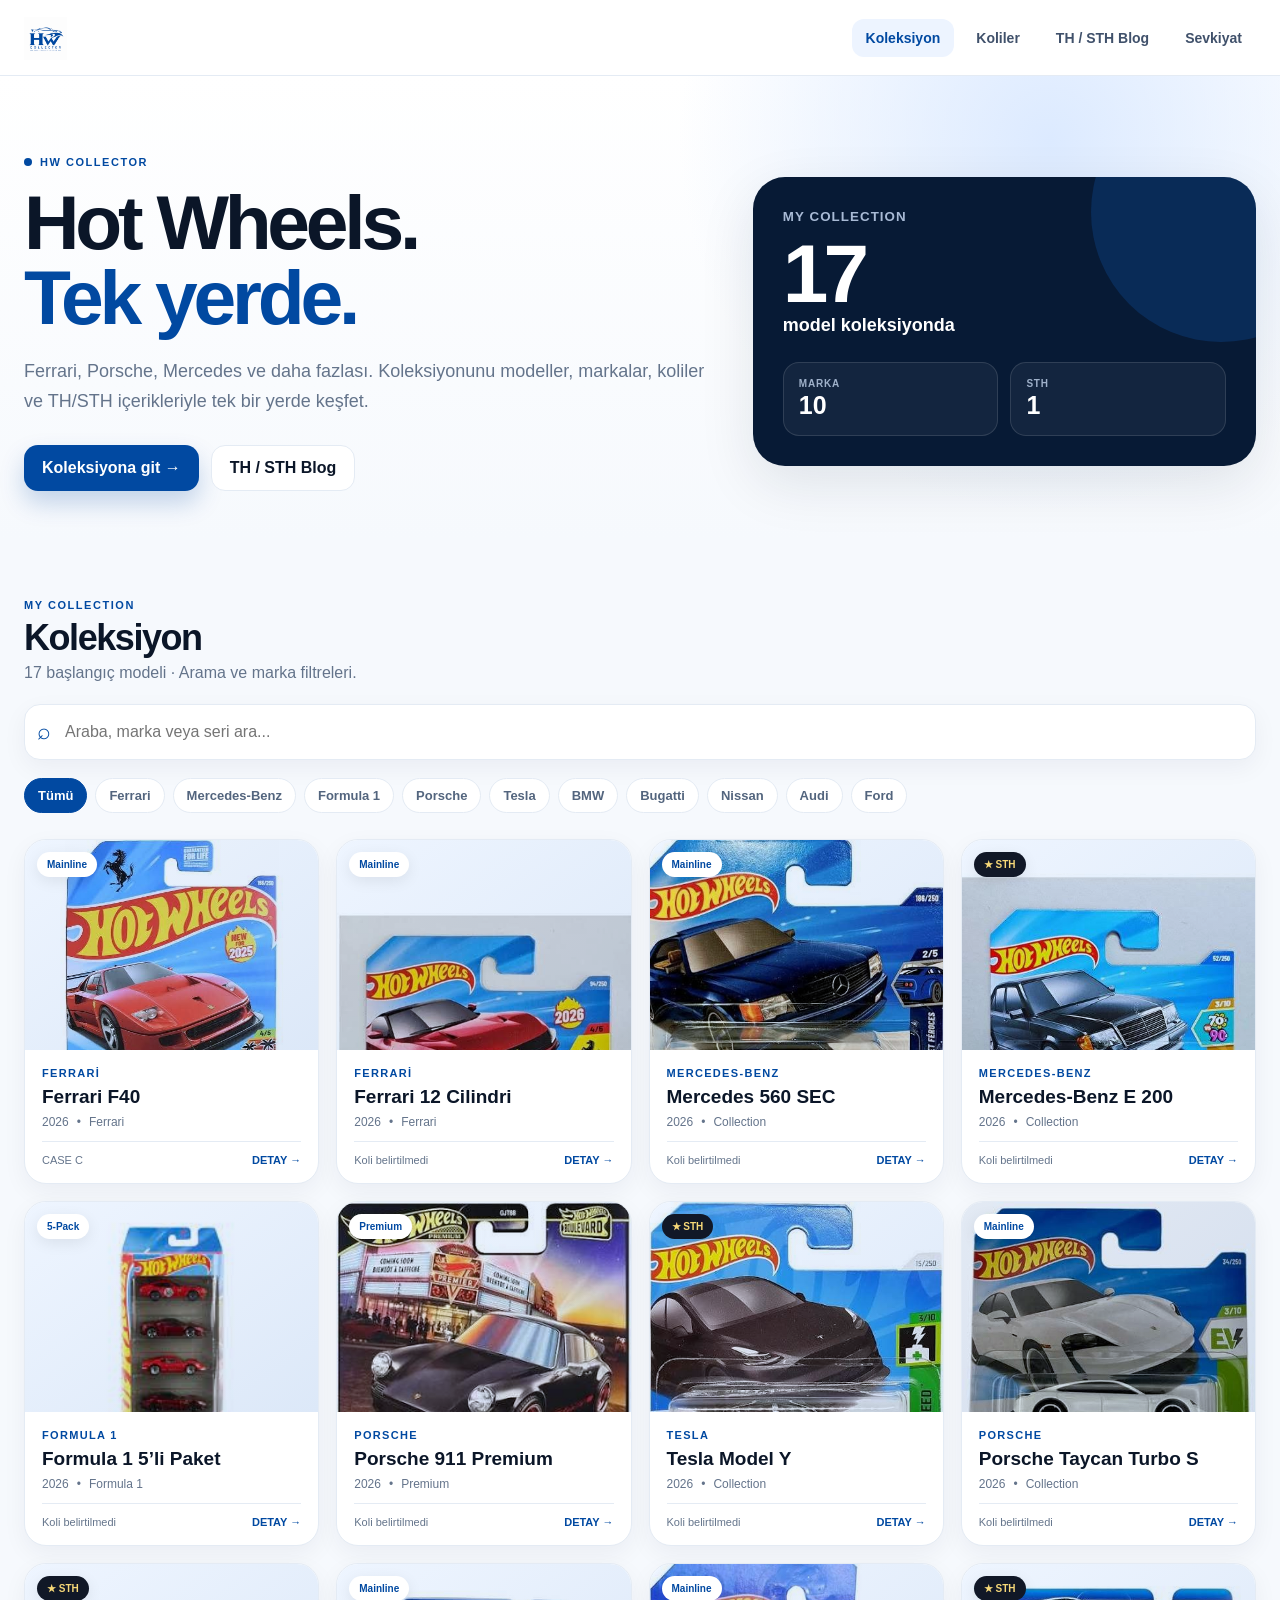
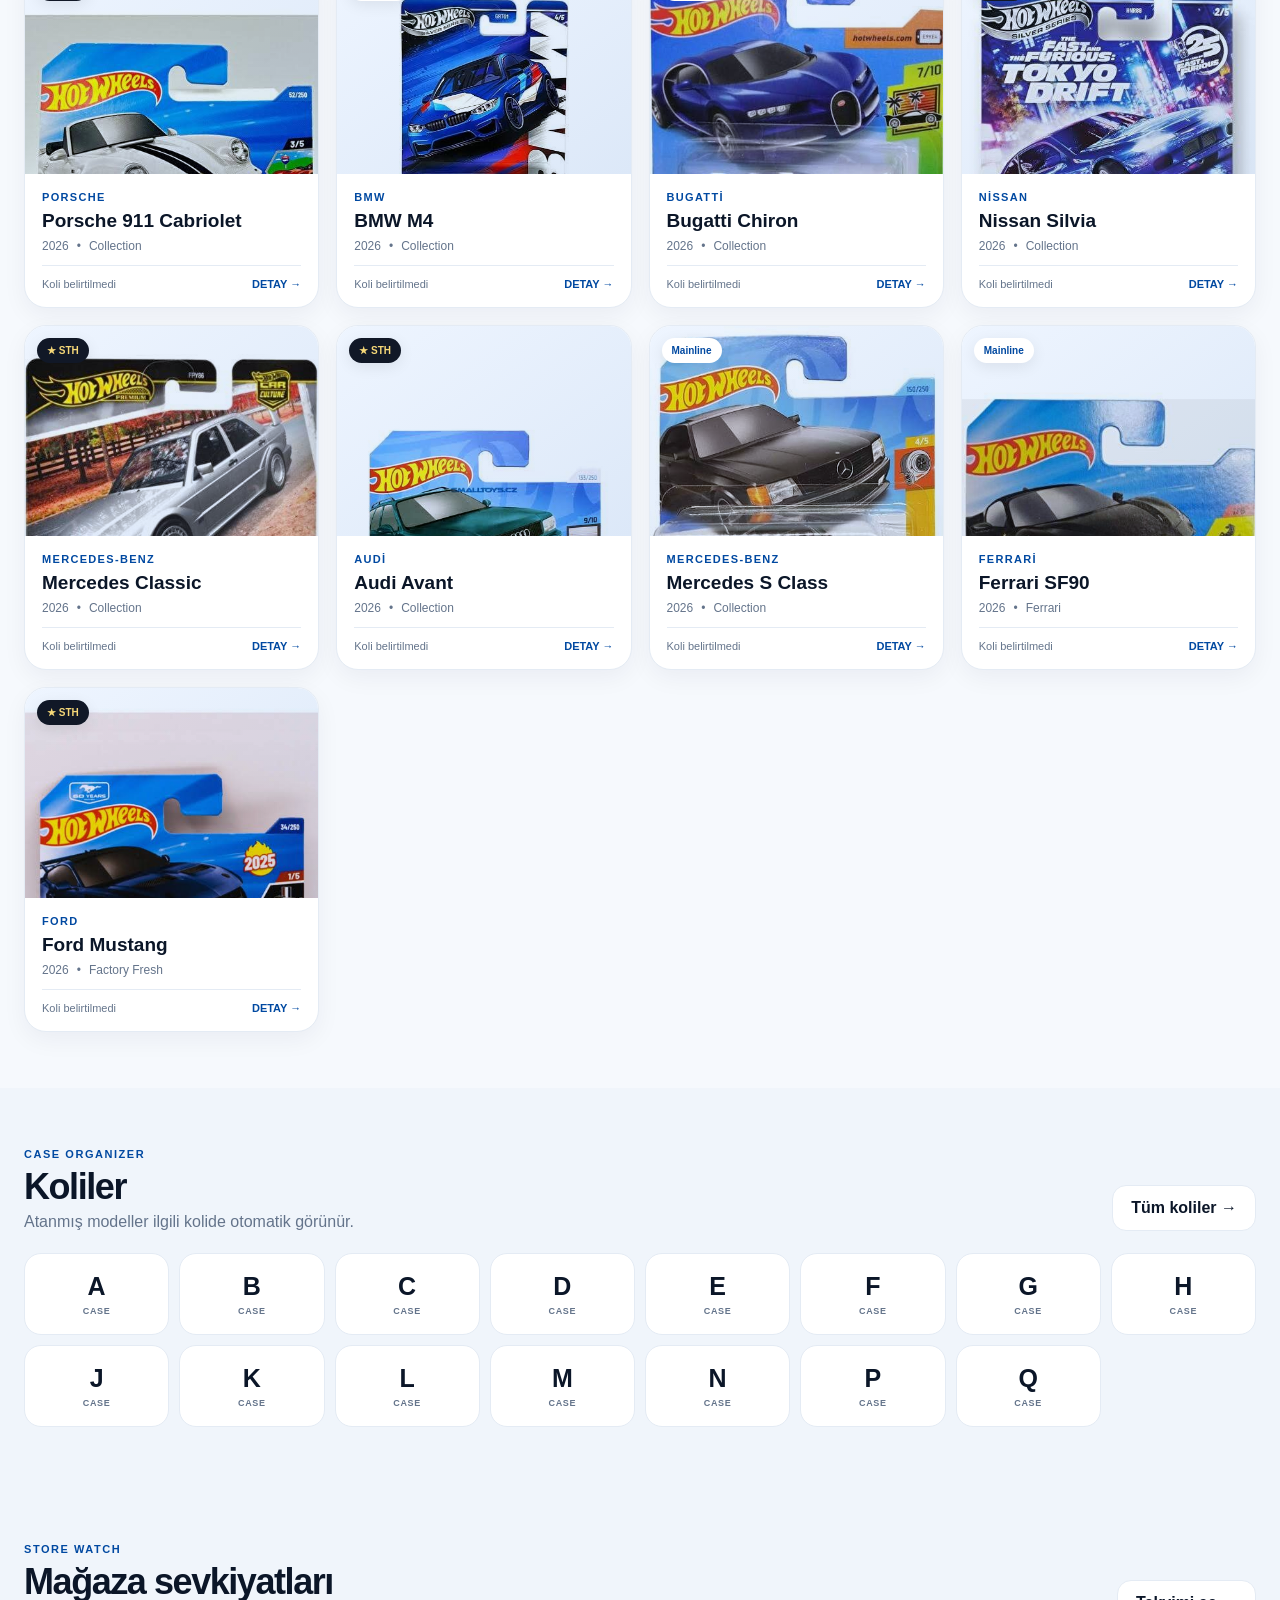
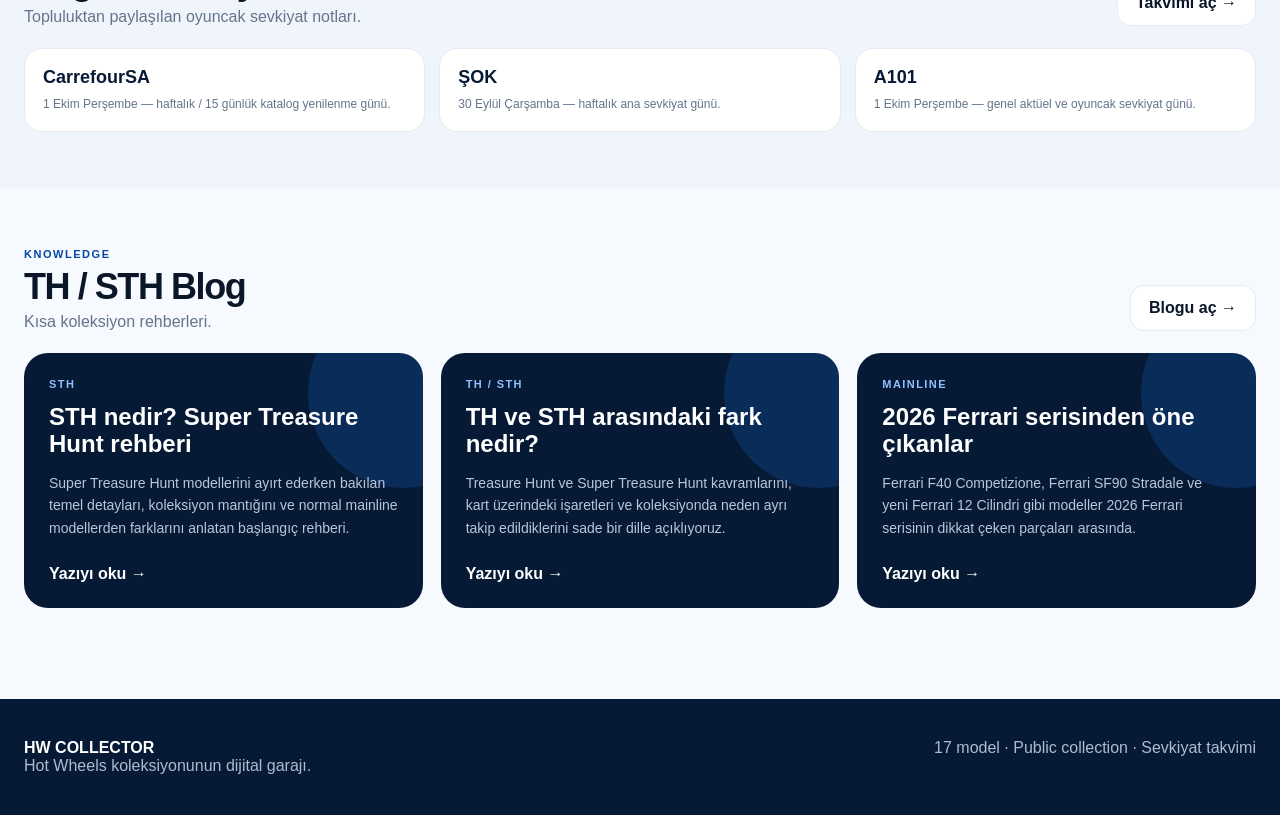
<file: index.html>
<!doctype html><html lang="tr"><head><meta charset="utf-8"><meta name="viewport" content="width=device-width,initial-scale=1"><meta name="description" content="HW Collector — Hot Wheels koleksiyonunun dijital garajı."><link rel="preconnect" href="https://fonts.googleapis.com"><link rel="preconnect" href="https://fonts.gstatic.com" crossorigin><title>HW Collector</title><link rel="stylesheet" href="styles.css"></head><body><script src="data.js"></script><script src="app.js"></script></body></html>
</file>
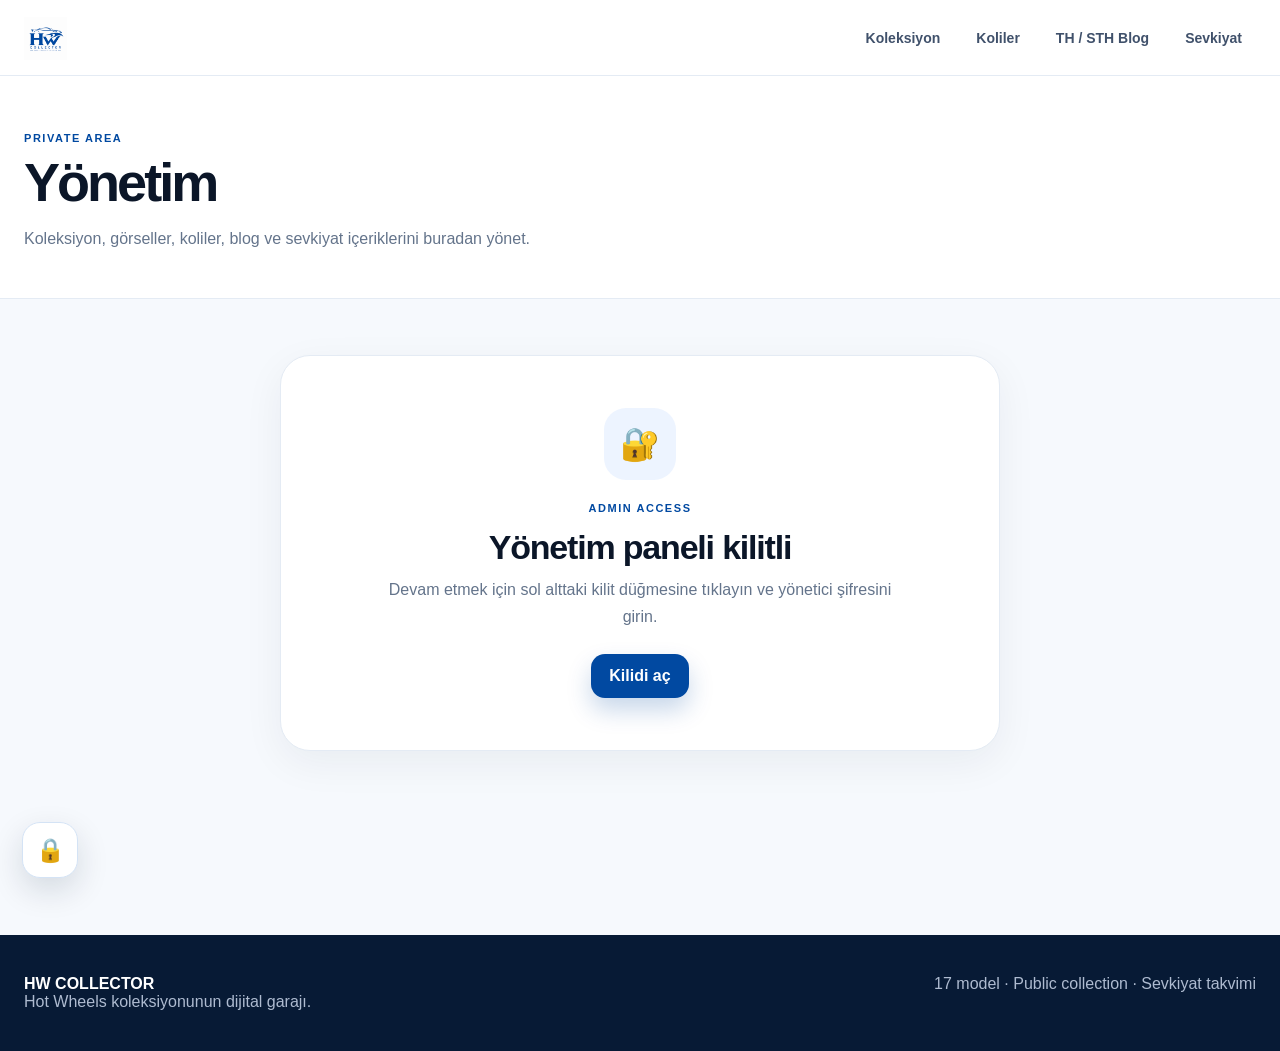
<file: admin.html>
<!doctype html><html lang="tr"><head><meta charset="utf-8"><meta name="viewport" content="width=device-width,initial-scale=1"><title>Yönetim · HW Collector</title><link rel="stylesheet" href="styles.css"></head><body><script src="data.js"></script><script src="app.js"></script></body></html>
</file>
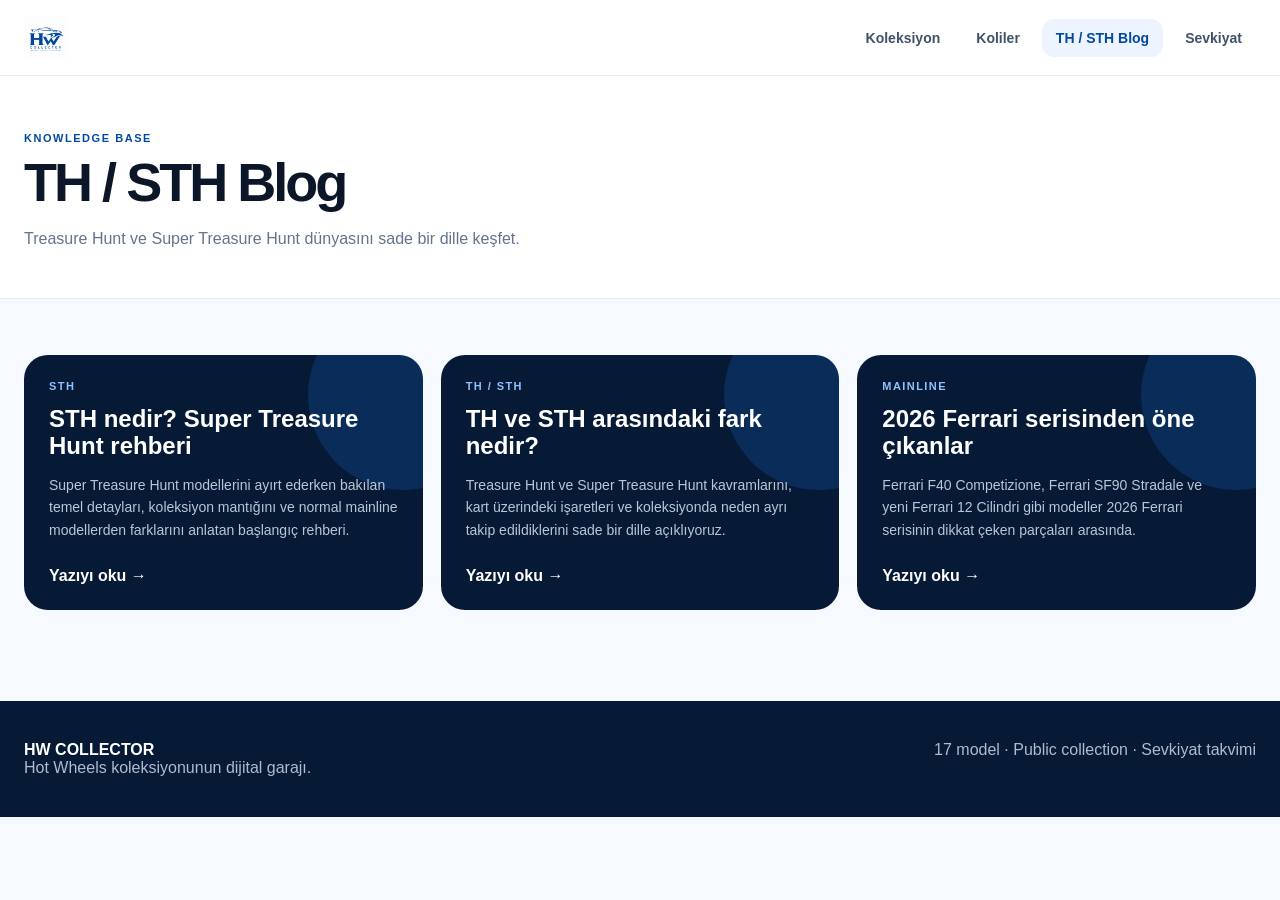
<file: blog.html>
<!doctype html><html lang="tr"><head><meta charset="utf-8"><meta name="viewport" content="width=device-width,initial-scale=1"><title>TH / STH Blog · HW Collector</title><link rel="stylesheet" href="styles.css"></head><body><script src="data.js"></script><script src="app.js"></script></body></html>
</file>
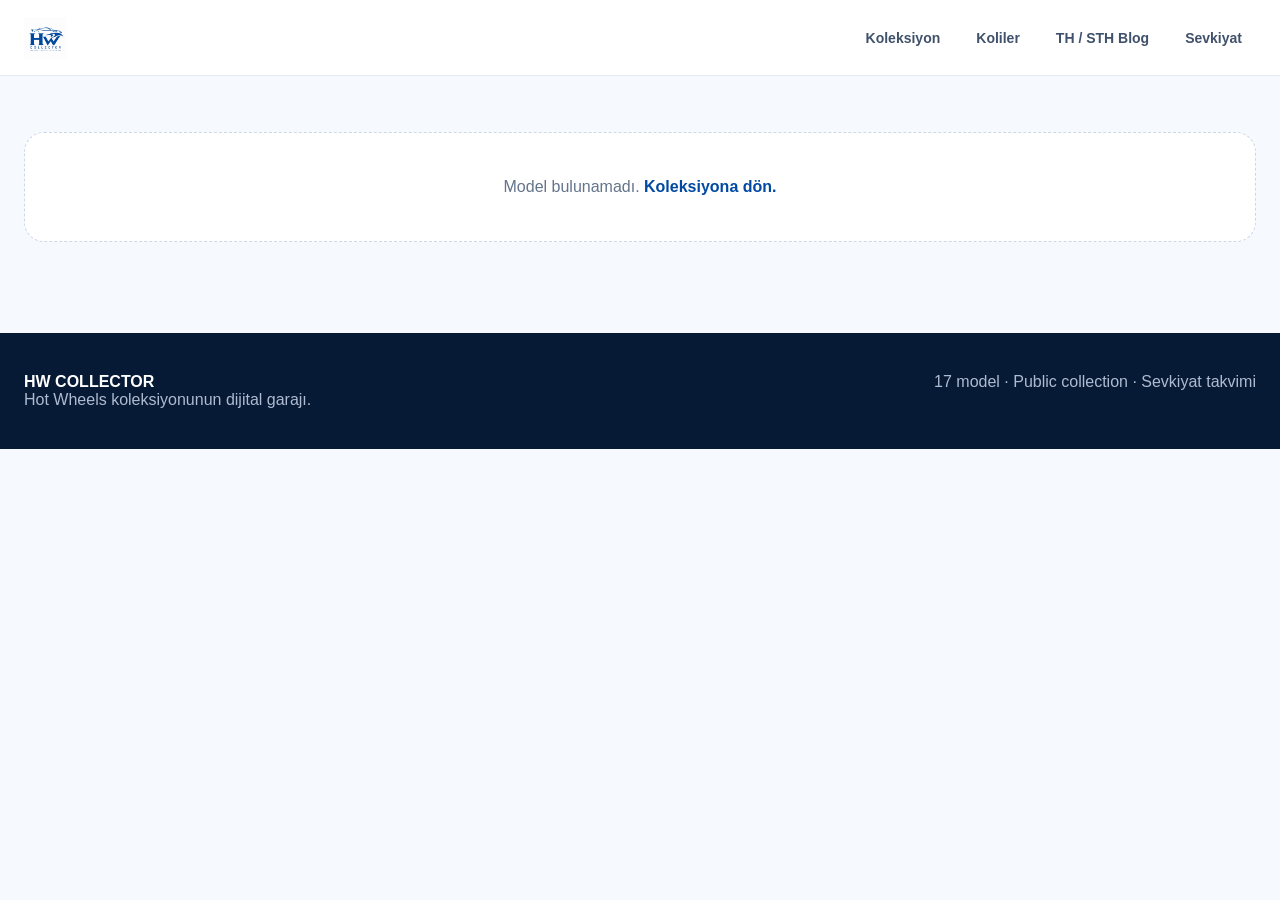
<file: car.html>
<!doctype html><html lang="tr"><head><meta charset="utf-8"><meta name="viewport" content="width=device-width,initial-scale=1"><title>Model · HW Collector</title><link rel="stylesheet" href="styles.css"></head><body><script src="data.js"></script><script src="app.js"></script></body></html>
</file>
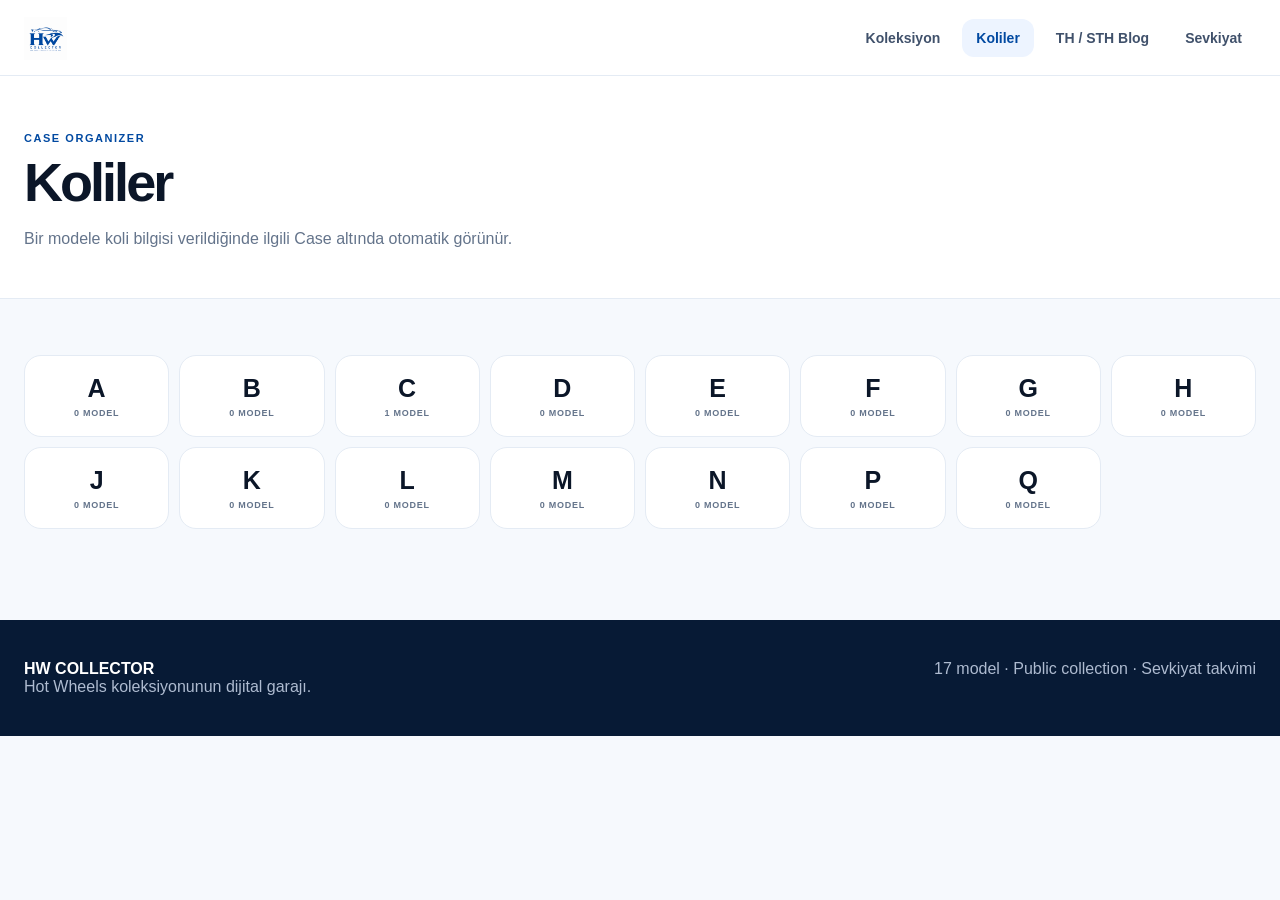
<file: koli.html>
<!doctype html><html lang="tr"><head><meta charset="utf-8"><meta name="viewport" content="width=device-width,initial-scale=1"><title>Koliler · HW Collector</title><link rel="stylesheet" href="styles.css"></head><body><script src="data.js"></script><script src="app.js"></script></body></html>
</file>
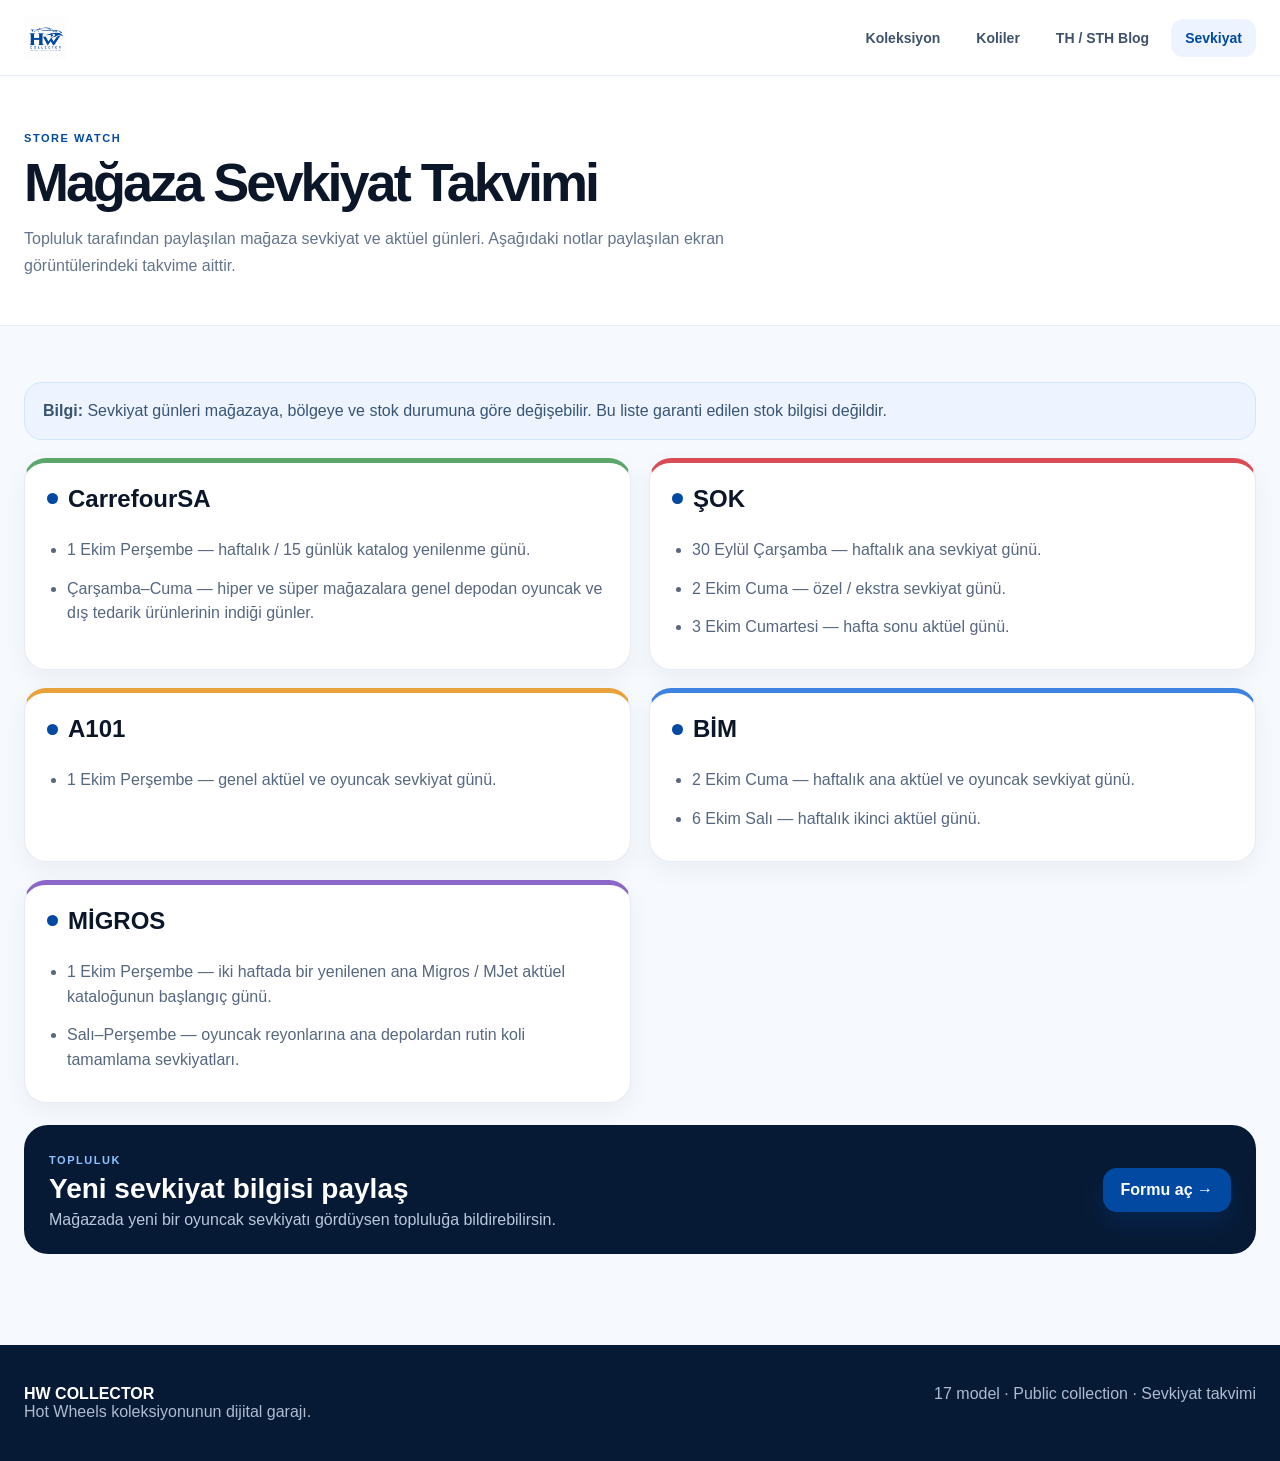
<file: sevkiyat.html>
<!doctype html><html lang="tr"><head><meta charset="utf-8"><meta name="viewport" content="width=device-width,initial-scale=1"><title>Sevkiyat Takvimi · HW Collector</title><link rel="preconnect" href="https://fonts.googleapis.com"><link rel="preconnect" href="https://fonts.gstatic.com" crossorigin><link rel="stylesheet" href="styles.css"></head><body><script src="data.js"></script><script src="app.js"></script></body></html>
</file>
<file: styles.css>
@import url('https://fonts.googleapis.com/css2?family=Montserrat:wght@400;500;600;700;800;900&display=swap');
:root{--blue:#0149a1;--blue2:#1674e8;--navy:#071a35;--ink:#0b1628;--muted:#64748b;--line:#e4ebf4;--bg:#f6f9fd;--white:#fff;--green:#15966a;--gold:#e3ae3d;--shadow:0 18px 55px rgba(7,26,53,.10);--radius:24px}
*{box-sizing:border-box}html{scroll-behavior:smooth}body{margin:0;font-family:Lufga,"Helvetica Neue",Helvetica,Arial,Montserrat,sans-serif;background:var(--bg);color:var(--ink);-webkit-font-smoothing:antialiased}a{text-decoration:none;color:inherit}button,input,select{font:inherit}button{cursor:pointer}.shell{max-width:1280px;margin:auto;padding:0 24px}.topbar{height:76px;background:rgba(255,255,255,.94);backdrop-filter:blur(18px);border-bottom:1px solid var(--line);position:sticky;top:0;z-index:50}.nav{height:76px;display:flex;align-items:center;gap:28px}.brandmark{display:flex;align-items:center}.logo{height:43px;width:auto}.navlinks{display:flex;gap:8px;align-items:center;margin-left:auto}.navlinks a{padding:11px 14px;border-radius:12px;color:#40516b;font-weight:700;font-size:14px}.navlinks a:hover,.navlinks a.active{background:#edf4ff;color:var(--blue)}.mobile-menu{display:none;margin-left:auto;border:0;background:#edf4ff;color:var(--blue);padding:10px 12px;border-radius:11px;font-weight:800}.hero{padding:76px 0 48px;background:radial-gradient(circle at 82% 14%,#dceaff 0,transparent 33%),linear-gradient(180deg,#fff 0,#f6f9fd 100%)}.hero-grid{display:grid;grid-template-columns:1.15fr .85fr;gap:48px;align-items:center}.eyebrow{display:inline-flex;align-items:center;gap:8px;color:var(--blue);font-size:11px;font-weight:900;letter-spacing:.14em;text-transform:uppercase}.dot{width:8px;height:8px;border-radius:50%;background:var(--blue)}h1{font-size:clamp(46px,6vw,80px);line-height:.98;letter-spacing:-.055em;margin:15px 0 20px;font-weight:900}h1 span{color:var(--blue)}.hero p{font-size:18px;line-height:1.7;color:var(--muted);max-width:690px}.hero-actions{display:flex;gap:12px;margin-top:28px;flex-wrap:wrap}.btn{display:inline-flex;align-items:center;justify-content:center;border:0;border-radius:14px;padding:13px 18px;font-weight:800}.btn-primary{background:var(--blue);color:#fff;box-shadow:0 12px 25px rgba(1,73,161,.22)}.btn-secondary{background:#fff;border:1px solid var(--line);color:var(--ink)}.hero-card{background:var(--navy);border-radius:32px;padding:30px;color:white;box-shadow:var(--shadow);position:relative;overflow:hidden}.hero-card:after{content:"";position:absolute;width:260px;height:260px;border-radius:50%;background:#146bd1;opacity:.22;right:-95px;top:-95px}.hero-card small{color:#a8bad5;font-weight:700;letter-spacing:.08em}.stat-big{font-size:82px;line-height:1;font-weight:900;letter-spacing:-.06em;margin-top:8px}.hero-stat-label{font-size:18px;font-weight:800}.mini-grid{display:grid;grid-template-columns:1fr 1fr;gap:12px;margin-top:26px}.mini{border:1px solid rgba(255,255,255,.12);background:rgba(255,255,255,.05);padding:15px;border-radius:16px}.mini small{display:block;color:#9fb1ca;font-size:10px}.mini strong{display:block;font-size:25px;margin-top:2px}.section{padding:56px 0}.section-soft{background:#f0f5fb}.section-head{display:flex;justify-content:space-between;gap:20px;align-items:end;margin-bottom:22px}.section-head h2{margin:4px 0 0;font-size:36px;letter-spacing:-.04em}.section-head p{margin:5px 0 0;color:var(--muted)}.searchbar{display:flex;align-items:center;gap:10px;background:#fff;border:1px solid var(--line);border-radius:16px;padding:8px 12px;box-shadow:0 8px 25px rgba(7,26,53,.05);margin-bottom:18px}.searchbar span{font-size:23px;color:var(--blue)}.searchbar input{flex:1;border:0;outline:0;padding:10px 4px;background:transparent;color:var(--ink)}.filters{display:flex;gap:8px;overflow:auto;padding-bottom:8px;margin-bottom:18px}.chip{white-space:nowrap;border:1px solid var(--line);background:#fff;color:#53657e;padding:9px 13px;border-radius:999px;font-size:13px;font-weight:800}.chip.active{background:var(--blue);color:#fff;border-color:var(--blue)}.car-grid{display:grid;grid-template-columns:repeat(4,1fr);gap:17px}.car-card{background:#fff;border:1px solid var(--line);border-radius:22px;overflow:hidden;box-shadow:0 8px 25px rgba(7,26,53,.05);transition:transform .2s,box-shadow .2s}.car-card:hover{transform:translateY(-4px);box-shadow:var(--shadow)}.car-image{height:210px;background:linear-gradient(145deg,#eef5ff,#dce8f8);display:grid;place-items:center;position:relative;overflow:hidden}.car-image img{width:100%;height:100%;object-fit:contain;mix-blend-mode:multiply}.placeholder{width:100%;height:100%;place-items:center;text-align:center;font-weight:900;letter-spacing:.12em;color:#9db1c9;font-size:13px;line-height:1.6}.badge{position:absolute;left:12px;top:12px;z-index:2;background:#fff;border-radius:999px;padding:7px 10px;font-size:10px;font-weight:900;color:var(--blue);box-shadow:0 4px 15px rgba(0,0,0,.08)}.badge.sth{background:#111827;color:#f6d878}.car-body{padding:17px}.brand{font-size:11px;color:var(--blue);font-weight:900;letter-spacing:.12em;text-transform:uppercase}.car-title{font-size:19px;font-weight:900;margin:7px 0}.meta{display:flex;gap:8px;flex-wrap:wrap;color:var(--muted);font-size:12px}.case-strip{margin-top:12px;padding-top:12px;border-top:1px solid var(--line);display:flex;justify-content:space-between;font-size:11px;color:#64748b}.case-strip strong{color:var(--blue)}.case-grid{display:grid;grid-template-columns:repeat(8,1fr);gap:10px}.case{background:#fff;border:1px solid var(--line);border-radius:17px;padding:18px 10px;text-align:center;font-size:25px;font-weight:900;transition:.2s}.case:hover{border-color:#b8d1f3;transform:translateY(-2px)}.case small{display:block;font-size:9px;color:var(--muted);margin-top:5px;letter-spacing:.08em}.blog-grid{display:grid;grid-template-columns:repeat(3,1fr);gap:18px}.blog-card{background:var(--navy);color:white;border-radius:24px;padding:25px;min-height:255px;display:flex;flex-direction:column;justify-content:space-between;position:relative;overflow:hidden}.blog-card:before{content:"";position:absolute;width:190px;height:190px;background:var(--blue2);opacity:.2;border-radius:50%;right:-75px;top:-55px}.blog-card>*{position:relative}.blog-tag{font-size:11px;font-weight:900;color:#8ec1ff;letter-spacing:.13em}.blog-card h3{font-size:24px;line-height:1.12;margin:14px 0}.blog-card p{color:#b8c6d9;line-height:1.6;font-size:14px}.blog-more{font-weight:800;color:#fff}.footer{padding:40px 0;background:var(--navy);color:#aebbd0;margin-top:35px}.footer-row{display:flex;justify-content:space-between;gap:20px}.footer strong{color:#fff}.page-head{padding:52px 0 30px;background:#fff;border-bottom:1px solid var(--line)}.page-head h1{font-size:54px;margin:10px 0}.page-head p{color:var(--muted);max-width:700px;line-height:1.7}.back{color:var(--blue);font-weight:800}.detail{display:grid;grid-template-columns:1fr 1fr;gap:30px}.detail-image{background:#e9f1fc;border-radius:30px;min-height:500px;display:grid;place-items:center;overflow:hidden}.detail-image .car-image{width:100%;height:100%;min-height:500px;background:transparent}.detail-image .car-image img{max-width:100%;max-height:500px}.detail-panel{background:#fff;border:1px solid var(--line);border-radius:30px;padding:32px}.detail-panel h1{font-size:52px}.sth-label{margin-top:18px;display:inline-block;padding:9px 12px;border-radius:999px;background:#111827;color:#f6d878;font-weight:900;font-size:11px}.info-grid{display:grid;grid-template-columns:1fr 1fr;gap:10px;margin-top:25px}.info{border:1px solid var(--line);border-radius:15px;padding:14px}.info span{display:block;font-size:10px;color:var(--muted);text-transform:uppercase;font-weight:900}.info strong{display:block;margin-top:4px}.owned{color:var(--green)}.blog-detail{max-width:880px;margin:auto}.blog-detail h1{font-size:52px}.article-meta{color:var(--muted);font-size:13px;margin-top:-5px}.blog-detail .lead{font-size:19px;line-height:1.8;color:#52627a}.blog-detail p{line-height:1.8;color:#52627a}.blog-detail hr{border:0;border-top:1px solid var(--line);margin:28px 0}.empty{padding:45px;text-align:center;color:var(--muted);background:#fff;border:1px dashed #cbd8e8;border-radius:20px}.empty a{color:var(--blue);font-weight:800}.locked{max-width:680px;margin:auto;text-align:center;background:#fff;border:1px solid var(--line);border-radius:28px;padding:50px}.lock-icon{font-size:42px}.locked h2{font-size:32px;margin:15px 0 8px}.locked p{color:var(--muted);line-height:1.8;margin:0 0 25px}
@media(max-width:1000px){.car-grid{grid-template-columns:repeat(3,1fr)}.case-grid{grid-template-columns:repeat(6,1fr)}.hero-grid,.detail{grid-template-columns:1fr}.blog-grid{grid-template-columns:1fr 1fr}.navlinks{display:none}.mobile-menu{display:block}.nav.open .navlinks{display:flex;position:absolute;left:20px;right:20px;top:70px;background:#fff;border:1px solid var(--line);padding:10px;flex-direction:column;align-items:stretch;box-shadow:var(--shadow)}}
@media(max-width:680px){.shell{padding:0 16px}.hero{padding-top:45px}.hero h1{font-size:46px}.car-grid,.blog-grid{grid-template-columns:1fr 1fr}.case-grid{grid-template-columns:repeat(4,1fr)}.section-head{align-items:start;flex-direction:column}.detail-panel h1,.blog-detail h1{font-size:40px}.footer-row{flex-direction:column}.car-image{height:180px}.page-head h1{font-size:44px}}
@media(max-width:450px){.car-grid,.blog-grid{grid-template-columns:1fr}.case-grid{grid-template-columns:repeat(3,1fr)}}

.shipment-mini-grid{display:grid;grid-template-columns:repeat(3,1fr);gap:14px}.shipment-mini{background:#fff;border:1px solid var(--line);border-radius:18px;padding:18px;display:flex;flex-direction:column;gap:7px;transition:.2s}.shipment-mini:hover{transform:translateY(-3px);box-shadow:var(--shadow);border-color:#c4d8f1}.shipment-mini strong{font-size:18px;color:var(--navy)}.shipment-mini span{font-size:12px;line-height:1.55;color:var(--muted)}.notice{background:#edf4ff;border:1px solid #d4e4fb;color:#385475;border-radius:18px;padding:15px 18px;line-height:1.6;margin-bottom:18px}.shipment-grid{display:grid;grid-template-columns:repeat(2,1fr);gap:18px}.shipment-card{background:#fff;border:1px solid var(--line);border-radius:22px;padding:22px;box-shadow:0 8px 25px rgba(7,26,53,.05)}.shipment-card.red{border-top:5px solid #d94b55}.shipment-card.green{border-top:5px solid #5ca56b}.shipment-card.orange{border-top:5px solid #e9a23b}.shipment-card.blue{border-top:5px solid #3d83df}.shipment-card.purple{border-top:5px solid #8b68c7}.shipment-top{display:flex;align-items:center;gap:10px}.shipment-top h2{margin:0;font-size:24px}.store-dot{width:11px;height:11px;border-radius:50%;background:var(--blue)}.shipment-card ul{margin:18px 0 0;padding-left:20px;color:#56677f}.shipment-card li{padding:7px 0;line-height:1.55}.community-box{margin-top:22px;border-radius:24px;background:var(--navy);color:#fff;padding:25px;display:flex;justify-content:space-between;align-items:center;gap:20px}.community-box h2{margin:5px 0 6px;font-size:28px}.community-box p{margin:0;color:#b9c8dc}.community-box .eyebrow{color:#8ec1ff}
@media(max-width:680px){.shipment-grid,.shipment-mini-grid{grid-template-columns:1fr}.community-box{align-items:flex-start;flex-direction:column}}

/* Admin lock / access gate */
.admin-page{min-height:calc(100vh - 76px)}
.admin-gate{max-width:720px;margin:0 auto 22px;text-align:center;background:#fff;border:1px solid var(--line);border-radius:30px;padding:52px 28px;box-shadow:0 12px 40px rgba(7,26,53,.06)}
.admin-gate.is-authenticated{border-color:#cfe0f6}
.admin-gate-icon{width:72px;height:72px;margin:0 auto 18px;display:grid;place-items:center;border-radius:22px;background:#edf4ff;font-size:32px}
.admin-gate h2{font-size:34px;letter-spacing:-.035em;margin:12px 0 9px}
.admin-gate p{max-width:540px;margin:0 auto 24px;color:var(--muted);line-height:1.7}
.admin-content[hidden]{display:none!important}
.admin-lock-fab{position:fixed;left:22px;bottom:22px;z-index:80;width:56px;height:56px;border:1px solid #d4e3f5;border-radius:18px;background:#fff;color:var(--blue);font-size:23px;display:grid;place-items:center;box-shadow:0 12px 32px rgba(7,26,53,.14);transition:transform .2s,box-shadow .2s,border-color .2s}
.admin-lock-fab:hover{transform:translateY(-3px);box-shadow:0 16px 36px rgba(7,26,53,.18);border-color:#b7cff0}
.admin-modal{position:fixed;inset:0;z-index:100;display:grid;place-items:center;padding:20px}
.admin-modal[hidden]{display:none}
.admin-modal-backdrop{position:absolute;inset:0;background:rgba(7,26,53,.42);backdrop-filter:blur(5px)}
.admin-modal-card{position:relative;width:min(430px,100%);background:#fff;border:1px solid var(--line);border-radius:28px;padding:34px;box-shadow:0 30px 80px rgba(7,26,53,.22);text-align:center}
.admin-modal-close{position:absolute;right:15px;top:12px;width:36px;height:36px;border:0;background:#f4f7fb;color:#5b6b82;border-radius:11px;font-size:24px;line-height:1}
.admin-modal-icon{width:58px;height:58px;margin:0 auto 15px;border-radius:18px;background:#edf4ff;display:grid;place-items:center;font-size:25px}
.admin-modal-card h2{margin:10px 0 7px;font-size:28px;letter-spacing:-.03em}
.admin-modal-card p{margin:0 0 20px;color:var(--muted);font-size:14px}
.admin-password{width:100%;height:54px;border:1px solid #d7e2ef;border-radius:14px;outline:0;text-align:center;letter-spacing:.28em;font-size:20px;font-weight:800;color:var(--ink);background:#f9fbfe}
.admin-password:focus{border-color:#8db5e8;box-shadow:0 0 0 4px rgba(22,116,232,.10)}
.admin-error{min-height:21px;margin:9px 0 7px;color:#c83d49;font-size:12px;font-weight:800}
.admin-submit{width:100%;height:50px}
body.modal-open{overflow:hidden}
@media(max-width:680px){.admin-lock-fab{left:16px;bottom:16px;width:52px;height:52px}.admin-modal-card{padding:30px 22px}.admin-gate{padding:42px 20px}.admin-gate h2{font-size:29px}}

/* ADMIN CONTENT MANAGER */
.admin-toolbar{display:flex;justify-content:space-between;gap:24px;align-items:flex-end;margin-bottom:18px}
.admin-toolbar h2{margin:5px 0 6px;font-size:32px;letter-spacing:-.04em}.admin-toolbar p{margin:0;color:var(--muted)}
.admin-toolbar-actions{display:flex;gap:9px;flex-wrap:wrap;justify-content:flex-end}
.admin-stats{display:grid;grid-template-columns:repeat(4,1fr);gap:12px;margin-bottom:22px}.admin-stats>div{background:#fff;border:1px solid var(--line);border-radius:20px;padding:18px 20px}.admin-stats strong{display:block;font-size:27px;letter-spacing:-.04em}.admin-stats span{color:var(--muted);font-size:12px;font-weight:800;text-transform:uppercase;letter-spacing:.08em}
.admin-editor-card{background:#fff;border:1px solid var(--line);border-radius:28px;padding:25px;margin-top:18px;box-shadow:0 10px 34px rgba(7,26,53,.045)}
.admin-editor-head{display:flex;align-items:center;justify-content:space-between;gap:16px;margin-bottom:20px}.admin-editor-head h3{margin:5px 0 0;font-size:23px;letter-spacing:-.03em}
.admin-two-col{display:grid;grid-template-columns:minmax(250px,.72fr) minmax(0,1.45fr);gap:22px}.admin-two-col.compact{grid-template-columns:minmax(250px,.8fr) minmax(0,1.2fr)}
.admin-list-panel{min-width:0}.admin-list{display:flex;flex-direction:column;gap:8px;max-height:650px;overflow:auto;padding-right:3px}.admin-list-item{width:100%;display:grid;grid-template-columns:48px 1fr 18px;gap:11px;align-items:center;text-align:left;border:1px solid #e1e8f0;background:#fbfcfe;border-radius:15px;padding:8px 10px;cursor:pointer;transition:.18s}.admin-list-item:hover{border-color:#b9d0ec;transform:translateX(2px)}.admin-list-item.active{border-color:#8eb4e6;background:#edf5ff;box-shadow:0 0 0 3px rgba(1,73,161,.07)}.admin-list-item strong,.admin-list-item small{display:block;overflow:hidden;text-overflow:ellipsis;white-space:nowrap}.admin-list-item strong{font-size:13px}.admin-list-item small{color:var(--muted);font-size:11px;margin-top:3px}.admin-list-item b{font-size:19px;color:#8ba0b6}.admin-thumb{width:48px;height:48px;border-radius:12px;background:#eef3f8;display:grid;place-items:center;overflow:hidden;font-size:20px;font-weight:900;color:var(--blue)}.admin-thumb img{width:100%;height:100%;object-fit:cover}.blog-thumb{font-size:11px;letter-spacing:.02em}
.admin-form{display:grid;gap:14px}.admin-form label{display:grid;gap:7px;color:#334155;font-size:11px;font-weight:800;text-transform:uppercase;letter-spacing:.06em}.admin-form input,.admin-form select,.admin-form textarea,.admin-inline-form input,.shipment-admin-head input,.shipment-admin-head select,.shipment-admin-card textarea{width:100%;border:1px solid #d7e2ef;background:#fbfcfe;border-radius:13px;padding:12px 13px;outline:0;color:var(--ink);font:inherit;font-size:14px;text-transform:none;letter-spacing:normal;font-weight:500}.admin-form textarea{resize:vertical;line-height:1.55}.admin-form input:focus,.admin-form select:focus,.admin-form textarea:focus,.admin-inline-form input:focus,.shipment-admin-head input:focus,.shipment-admin-head select:focus,.shipment-admin-card textarea:focus{border-color:#8db5e8;box-shadow:0 0 0 4px rgba(22,116,232,.08)}
.admin-form-grid{display:grid;grid-template-columns:repeat(2,minmax(0,1fr));gap:13px}.admin-form-actions{display:flex;gap:9px;justify-content:flex-end;align-items:center;flex-wrap:wrap}.admin-danger-btn,.admin-danger{border:1px solid #f0c7cb;background:#fff5f5;color:#c83d49;border-radius:12px;padding:11px 14px;font:inherit;font-size:12px;font-weight:800;cursor:pointer}.admin-danger-btn:hover,.admin-danger:hover{background:#fee9ea}
.image-drop{min-height:185px;border:1.5px dashed #b8cae0;border-radius:18px;background:#f8fbff;display:grid;place-items:center;align-content:center;gap:6px;padding:18px;text-align:center;cursor:pointer;transition:.18s;position:relative;overflow:hidden}.image-drop.dragover{border-color:var(--blue);background:#edf5ff;transform:scale(1.01)}.image-drop strong{font-size:14px}.image-drop>span{font-size:11px;color:var(--muted)}.image-drop-icon{width:44px;height:44px;border-radius:14px;background:#e7f0fc;color:var(--blue);display:grid;place-items:center;font-size:26px;font-weight:400}.image-preview{position:absolute;inset:10px;display:grid;place-items:center;pointer-events:none}.image-preview img{max-width:100%;max-height:160px;object-fit:contain;border-radius:13px;background:#fff}.image-remove{position:absolute;right:12px;top:12px;width:32px;height:32px;border:0;border-radius:10px;background:#fff;color:#c83d49;font-size:20px;cursor:pointer;box-shadow:0 6px 18px rgba(7,26,53,.12);z-index:3}
.case-manager{display:grid;grid-template-columns:repeat(5,minmax(0,1fr));gap:9px;margin-bottom:14px}.case-admin-row{display:grid;grid-template-columns:1fr auto 28px;align-items:center;gap:8px;border:1px solid #e1e8f0;border-radius:14px;padding:11px 12px;background:#fbfcfe}.case-admin-row strong{font-size:12px}.case-admin-row span{font-size:10px;color:var(--muted);white-space:nowrap}.case-admin-row button{width:27px;height:27px;border:0;border-radius:8px;background:#f0f4f8;color:#667085;font-size:17px;cursor:pointer}.admin-inline-form{display:flex;gap:9px;max-width:460px}
.shipment-admin-list{display:grid;gap:12px}.shipment-admin-card{border:1px solid #e1e8f0;border-radius:17px;padding:14px;background:#fbfcfe}.shipment-admin-head{display:grid;grid-template-columns:1fr 115px auto auto;gap:8px;align-items:center;margin-bottom:9px}.shipment-admin-card textarea{min-height:82px;line-height:1.55}
@media(max-width:900px){.admin-toolbar{align-items:flex-start;flex-direction:column}.admin-toolbar-actions{justify-content:flex-start}.admin-two-col,.admin-two-col.compact{grid-template-columns:1fr}.case-manager{grid-template-columns:repeat(3,1fr)}}
@media(max-width:620px){.admin-editor-card{padding:18px;border-radius:22px}.admin-stats{grid-template-columns:repeat(2,1fr)}.admin-form-grid{grid-template-columns:1fr}.case-manager{grid-template-columns:repeat(2,1fr)}.shipment-admin-head{grid-template-columns:1fr 90px}.shipment-admin-head .btn,.shipment-admin-head .admin-danger{grid-row:2}.admin-inline-form{flex-direction:column}.admin-toolbar-actions{width:100%}.admin-toolbar-actions .btn{flex:1}.admin-editor-head{align-items:flex-start;flex-direction:column}}

/* Contact page */
.contact-panel{max-width:760px;margin:0 auto;background:var(--white);border:1px solid var(--line);border-radius:28px;padding:32px;box-shadow:var(--shadow)}
.contact-form{display:grid;gap:18px}.contact-form label{display:grid;gap:8px;font-weight:700;font-size:14px}.contact-form input,.contact-form textarea{width:100%;border:1px solid var(--line);border-radius:14px;padding:14px 16px;font:inherit;color:var(--ink);background:#fff;outline:none;transition:.2s}.contact-form input:focus,.contact-form textarea:focus{border-color:var(--blue);box-shadow:0 0 0 4px rgba(1,73,161,.08)}.contact-grid{display:grid;grid-template-columns:1fr 1fr;gap:16px}.contact-note{margin:0;color:var(--muted);font-size:13px;line-height:1.6}@media(max-width:640px){.contact-grid{grid-template-columns:1fr}.contact-panel{padding:22px}}
</file>
